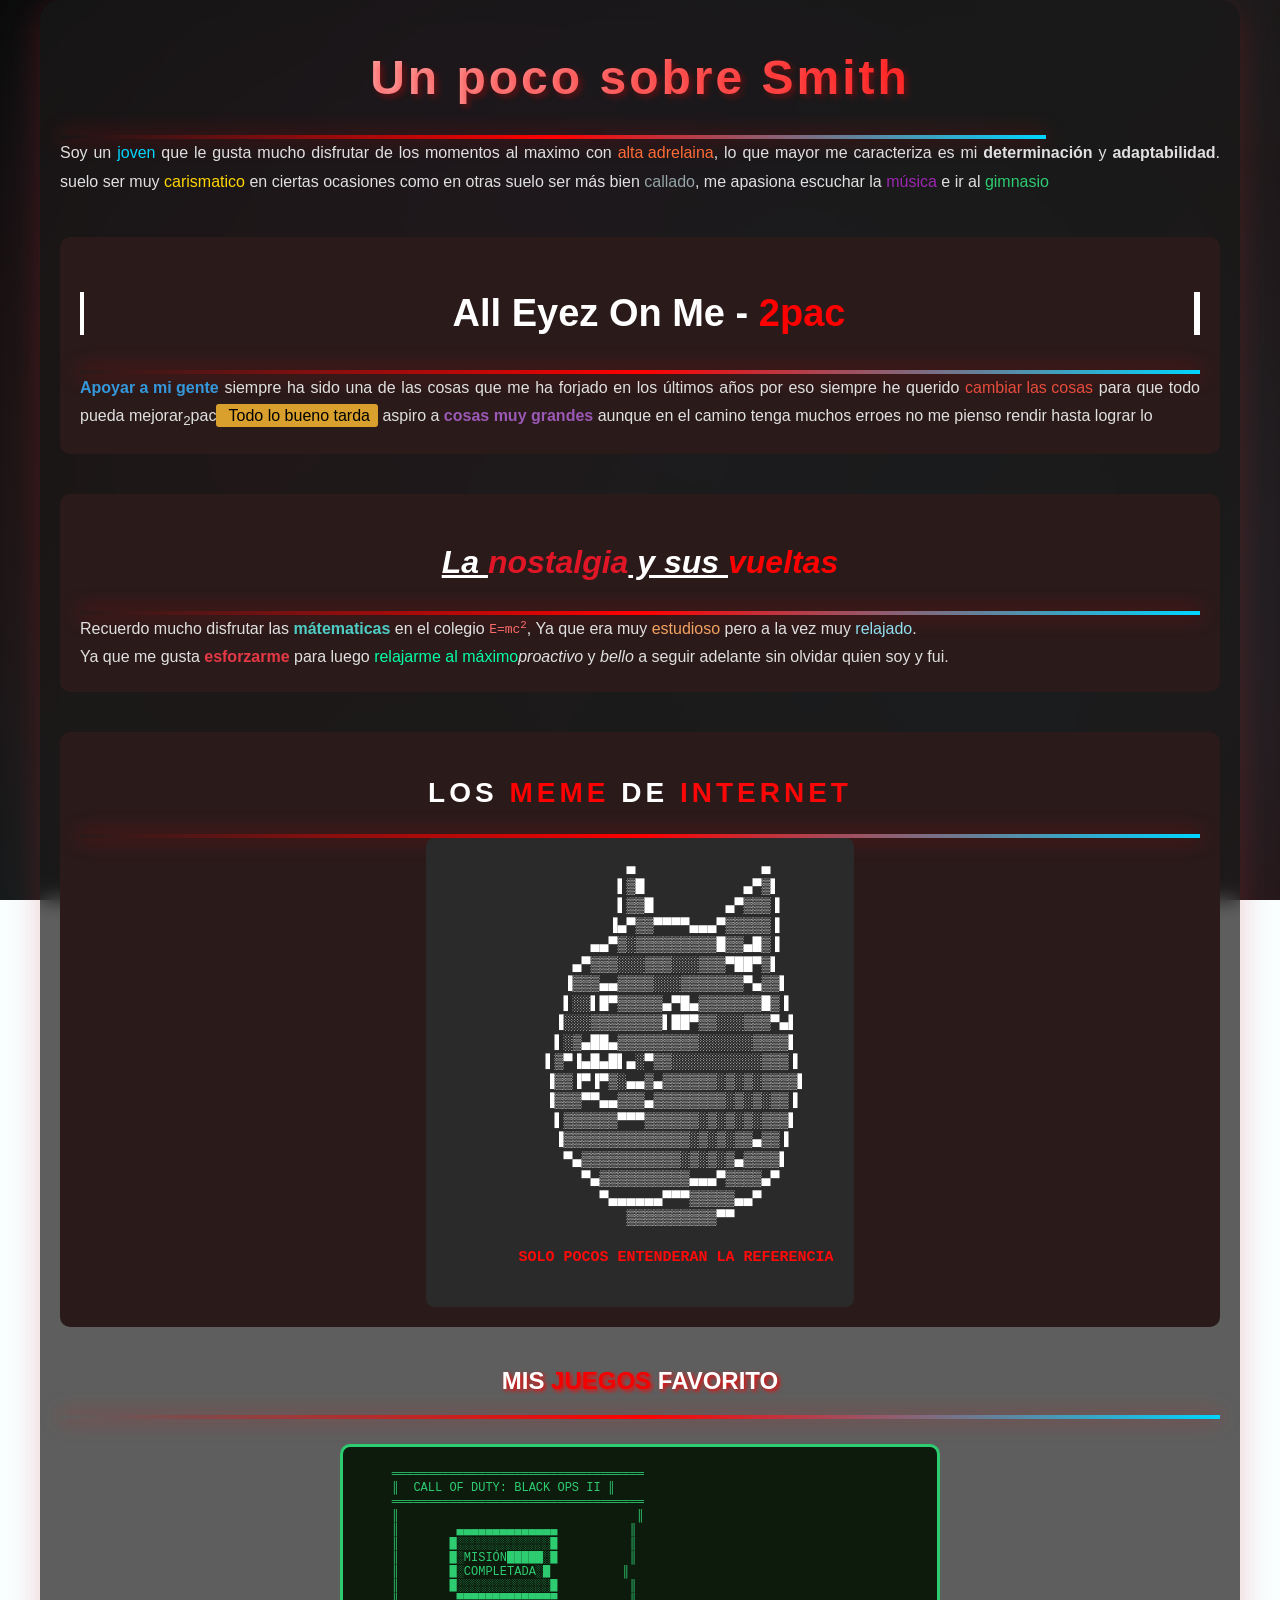
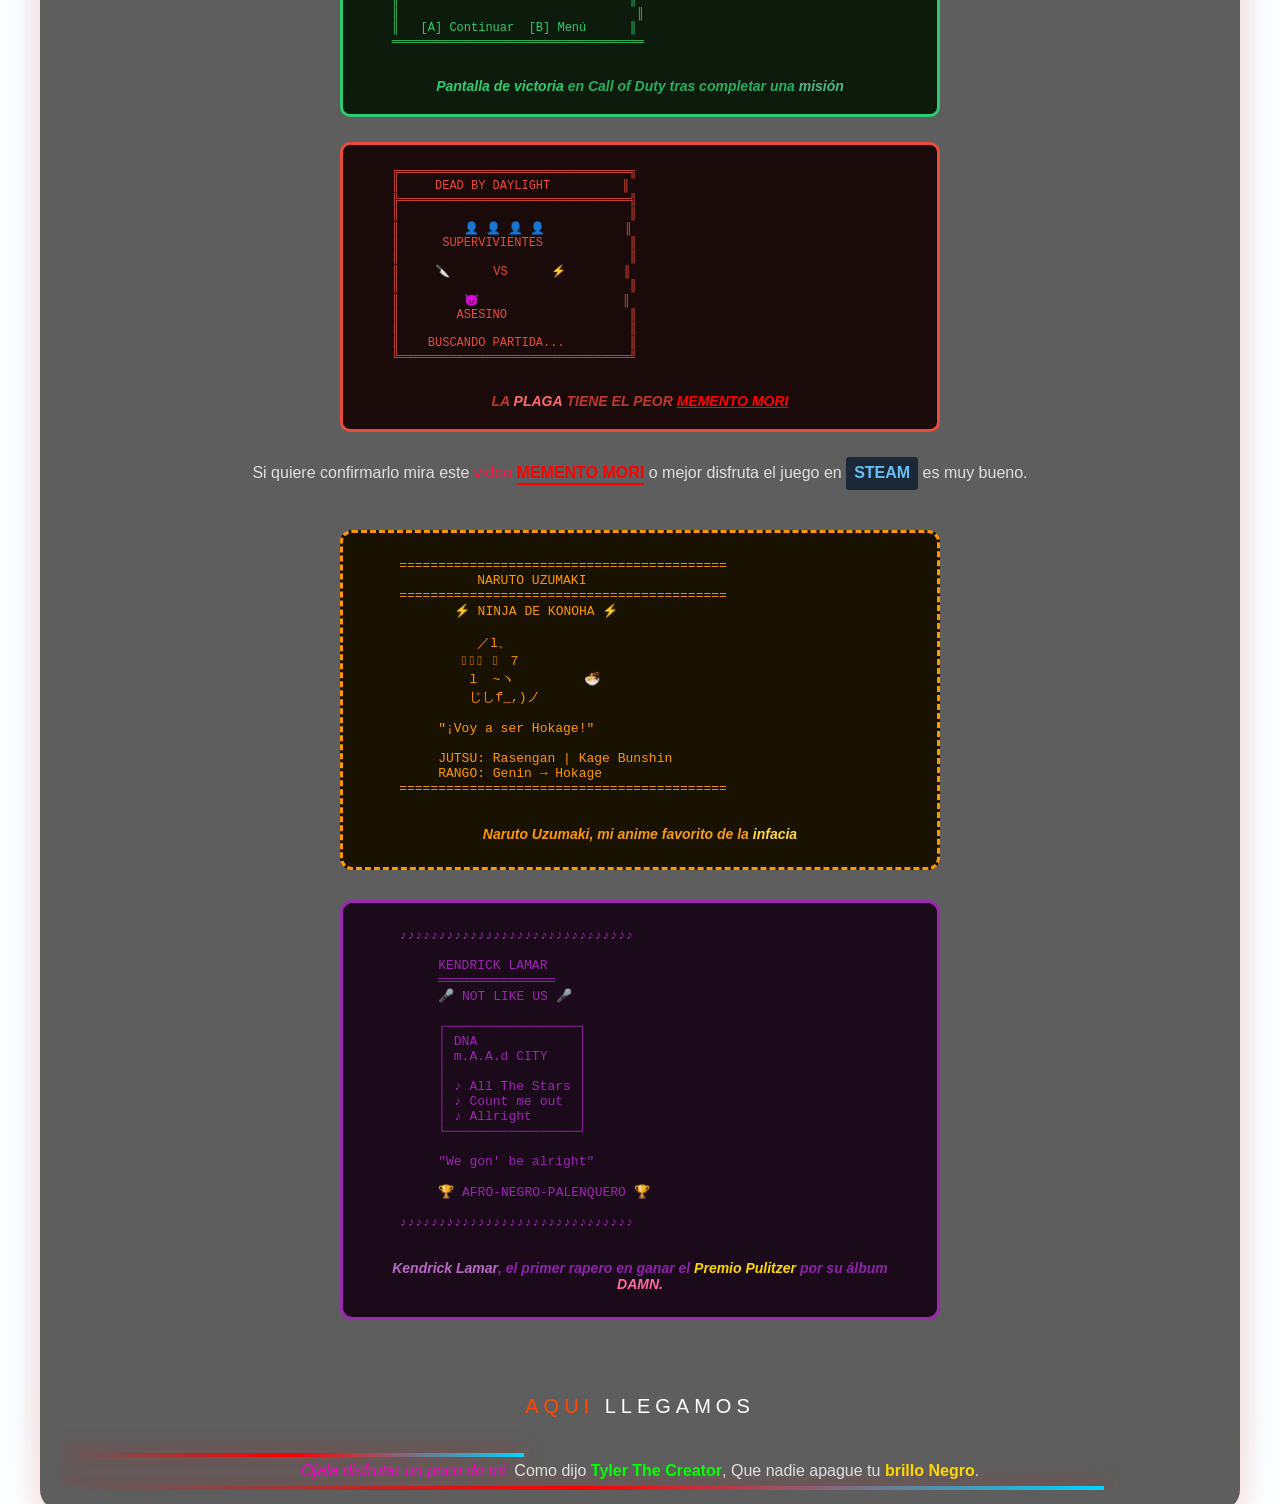
<file: 3,8-day/index.html>
<!DOCTYPE html>
<html lang="es" dir="ltr">
<head>
    <meta charset="UTF-8">
    <meta name="viewport" content="width=device-width, initial-scale=1.0">
    <meta name="author" content="Smith">
    <meta name="description" content="Portafolio personal de Smith - Fullstack Developer">
    <title>SMITH-FULLSTACK</title>
    <link rel="canonical" href="https://www.instagram.com/smith.tth/">
</head>
<link rel="stylesheet" href="style.css">
<body bgcolor="#1a1a1a" text="#e0e0e0">
    
    <div id="contenedor-principal" class="main-wrapper" style="max-width: 1200px; margin: 0 auto; padding: 20px;">
        
        <div id="seccion-header" class="header-section" style="margin-bottom: 40px;">
            <h1 id="titulo-principal" class="encabezado-main" style="color: #f9f9f9; text-align: center; font-size: 48px; margin: 30px 0; text-shadow: 3px 3px 6px rgba(255, 0, 0, 0.3); letter-spacing: 3px;">Un poco sobre <span id="nombre-smith" style="color: #ff0000; font-weight: 900;">Smith</span></h1>
            <hr width="85%" align="center" size="4" color="white">
            
            <p align="justify" class="parrafo-intro" id="presentacion" title="Presentación personal" lang="es">Soy un <span class="descriptor" style="color: #00d5ff;">joven</span> que le gusta mucho disfrutar de los momentos al maximo con <span class="caracteristica" style="color: #ff6b35;">alta adrelaina</span>, lo que mayor me caracteriza es mi <b class="texto-negrita" id="bold-1">determinación</b> y <strong class="texto-fuerte" id="strong-1">adaptabilidad</strong>. suelo ser muy <span style="color: #ffd700;">carismatico</span> en ciertas ocasiones como en otras suelo ser más bien <span style="color: #95a5a6;">callado</span>, me apasiona escuchar la <span style="color: #9c27b0;">música</span> e ir al <span style="color: #2ecc71;">gimnasio</span></p>
        </div>
        
        <div id="seccion-2pac" class="contenedor-2pac" style="margin-bottom: 40px; padding: 20px; background-color: #2a1a1a; border-radius: 10px;">
            <h2 id="seccion-2pac-titulo" class="subtitulo-musica" data-artist="2pac" style="color: #ffffff; text-align: center; font-size: 38px; margin: 35px 0; border-left: 4px solid #ffffff; padding-left: 20px; font-weight: bold; border-right: 6px solid #ffffff;"><span style="color: #ffffff;">All Eyez On Me</span> - <span style="color: #ff0000; font-weight: 900;">2pac</span></h2>
            <hr width="100%" align="center" size="3" color="white">
            
            <p align="justify" class="parrafo-contenido" id="filosofia" title="Filosofía de vida" data-tema="motivacion"><span style="color: #3498db; font-weight: bold;">Apoyar a mi gente</span> siempre ha sido una de las cosas que me ha forjado en los últimos años por eso siempre he querido <span style="color: #e74c3c;">cambiar las cosas</span> para que todo pueda mejorar<sub class="subindice" id="sub-2pac">2</sub>pac<mark class="resaltado" id="mark-frase" style="background-color: #d9a02d; color: #000000; padding: 3px 8px; border-radius: 3px;"> Todo lo bueno tarda</mark> aspiro a <span style="color: #9b59b6; font-weight: bold;">cosas muy grandes</span> aunque en el camino tenga muchos erroes no me pienso rendir hasta lograr lo</p>
        </div>
        
        <div id="seccion-nostalgia" class="contenedor-nostalgia" style="margin-bottom: 40px; padding: 20px; background-color: #2a1a1a; border-radius: 10px;">
            <h3 id="nostalgia" class="titulo-terciario" data-seccion="recuerdos" style="color: #ffffff; text-align: center; font-size: 32px; margin: 30px 0; font-style: italic; text-decoration: underline;">La <span style="color: #e01627;">nostalgia</span> y sus <span style="color: #ff0000;">vueltas</span></h3>
            <hr width="100%" align="left" size="4" color="white">
            
            <p align="justify" class="parrafo-recuerdos" id="colegio" title="Recuerdos escolares" data-periodo="infancia">Recuerdo mucho disfrutar las <span style="color: #4ecdc4; font-weight: bold;">mátematicas</span> en el colegio <span style="color: #ff6b6b; font-family: monospace;">E=mc<sup class="superindice" id="sup-einstein">2</sup></span>, Ya que era muy <span style="color: #f4a261;">estudioso</span> pero a la vez muy <span style="color: #90e0ef;">relajado</span>.<br class="salto-linea" id="br-1">
            Ya que me gusta <span style="color: #e63946; font-weight: bold;">esforzarme</span> para luego <span style="color: #06ffa5;">relajarme al máximo</span><em class="enfasis" id="em-proactivo">proactivo</em> y <i class="cursiva" id="i-bello">bello</i> a seguir adelante sin olvidar quien soy y fui.</p>
        </div>
        
        <div id="seccion-memes" class="contenedor-memes" style="margin-bottom: 40px; padding: 20px; background-color: #2a1a1a; border-radius: 10px;">
            <h4 id="memes" class="titulo-cuaternario" data-categoria="entretenimiento" style="color: #ffffff; text-align: center; font-size: 28px; margin: 25px 0; text-transform: uppercase; letter-spacing: 4px;">LOS <span style="color: #ff0000;">MEME</span> DE <span style="color: #fb0707;">INTERNET</span></h4>
            <hr width="100%" align="center" size="4" color="White">
            
            <div id="contenedor-doge" style="text-align: center;">
                <pre id="doge-meme" class="arte-ascii-doge" title="Doge meme clásico" data-meme="doge" style="color: #ffffff; font-size: 15px; line-height: 1.3; background-color: #2a2a2a; padding: 20px; border-radius: 8px; display: inline-block; text-align: left;">
                    ▄              ▄
                   ▌▒█           ▄▀▒▌
                   ▌▒▒█        ▄▀▒▒▒▐
                  ▐▄▀▒▒▀▀▀▀▄▄▄▀▒▒▒▒▒▐
                ▄▄▀▒░▒▒▒▒▒▒▒▒▒█▒▒▄█▒▐
              ▄▀▒▒▒░░░▒▒▒░░░▒▒▒▀██▀▒▌
             ▐▒▒▒▄▄▒▒▒▒░░░▒▒▒▒▒▒▒▀▄▒▒▌
             ▌░░▌█▀▒▒▒▒▒▄▀█▄▒▒▒▒▒▒▒█▒▐
            ▐░░░▒▒▒▒▒▒▒▒▌██▀▒▒░░░▒▒▒▀▄▌
            ▌░▒▄██▄▒▒▒▒▒▒▒▒▒░░░░░░▒▒▒▒▌
           ▌▒▀▐▄█▄█▌▄░▀▒▒░░░░░░░░░░▒▒▒▐
           ▐▒▒▐▀▐▀▒░▄▄▒▄▒▒▒▒▒▒░▒░▒░▒▒▒▒▌
           ▐▒▒▒▀▀▄▄▒▒▒▄▒▒▒▒▒▒▒▒░▒░▒░▒▒▐
            ▌▒▒▒▒▒▒▀▀▀▒▒▒▒▒▒░▒░▒░▒░▒▒▒▌
            ▐▒▒▒▒▒▒▒▒▒▒▒▒▒▒░▒░▒░▒▒▄▒▒▐
             ▀▄▒▒▒▒▒▒▒▒▒▒▒░▒░▒░▒▄▒▒▒▒▌
               ▀▄▒▒▒▒▒▒▒▒▒▒▄▄▄▀▒▒▒▒▄▀
                 ▀▄▄▄▄▄▄▀▀▀▒▒▒▒▒▄▄▀
                    ▒▒▒▒▒▒▒▒▒▒▀▀
        
        <span style="color: #ff0a0a; font-weight: bold;">SOLO POCOS ENTENDERAN LA REFERENCIA</span>
    </pre>
            </div>
        </div>
        
        <div id="seccion-juegos" class="contenedor-juegos" style="margin-bottom: 40px;">
            <h5 id="juegos" class="titulo-quinario" data-tipo="gaming" style="color: #ffffff; text-align: center; font-size: 24px; margin: 20px 0; font-weight: 900; text-shadow: 2px 2px 4px rgb(255, 0, 0);">MIS <span style="color: #f50000;">JUEGOS</span> FAVORITO</h5>
            <hr width="100%" align="center" size="4" color="white">
            
            <div id="galeria-juegos" style="display: block;">
                <figure id="figura-cod-bo2" class="contenedor-juego" data-juego="call-of-duty" data-genero="shooter" style="border: 3px solid #2ecc71; padding: 20px; margin: 25px auto; background-color: #0d1b0d; border-radius: 10px; max-width: 600px;">
                    <pre class="arte-juego-cod" style="color: #2ecc71; font-size: 12px; font-family: monospace;">
    ═══════════════════════════════════
    ║  CALL OF DUTY: BLACK OPS II ║
    ═══════════════════════════════════
    ║                                 ║
    ║        ▄▄▄▄▄▄▄▄▄▄▄▄▄▄          ║
    ║       █░░░░░░░░░░░░░█          ║
    ║       █░MISIÓN█████░█          ║
    ║       █░COMPLETADA░█          ║
    ║       █░░░░░░░░░░░░░█          ║
    ║        ▀▀▀▀▀▀▀▀▀▀▀▀▀▀          ║
    ║                                 ║
    ║   [A] Continuar  [B] Menú      ║
    ═══════════════════════════════════
                    </pre>
                    <figcaption id="caption-cod" class="pie-figura-juego" title="Call of Duty BO2" style="font-style: italic; color: #27ae60; text-align: center; margin-top: 15px; font-size: 14px; font-weight: bold;"><span style="color: #2ecc71;">Pantalla de victoria</span> en Call of Duty tras completar una <span style="color: #52b788;">misión</span></figcaption>
                </figure>
                
                <figure id="figura-dbd" class="contenedor-juego" data-juego="dead-by-daylight" data-genero="horror" style="border: 3px solid #e74c3c; padding: 20px; margin: 25px auto; background-color: #1a0a0a; border-radius: 10px; max-width: 600px;">
                    <pre class="arte-juego-dbd" style="color: #e74c3c; font-size: 12px; font-family: monospace;">
    ╔════════════════════════════════╗
    ║     DEAD BY DAYLIGHT          ║
    ╠════════════════════════════════╣
    ║                                ║
    ║         👤 👤 👤 👤           ║
    ║      SUPERVIVIENTES            ║
    ║                                ║
    ║     🔪      VS      ⚡        ║
    ║                                ║
    ║         😈                    ║
    ║        ASESINO                 ║
    ║                                ║
    ║    BUSCANDO PARTIDA...         ║
    ╚════════════════════════════════╝
                    </pre>
                    <figcaption id="caption-dbd" class="pie-figura-juego" title="Dead by Daylight" style="font-style: italic; color: #c0392b; text-align: center; margin-top: 15px; font-size: 14px; font-weight: bold;">LA <span style="color: #ff6b6b; font-weight: 900;">PLAGA</span> TIENE EL PEOR <span style="color: #ff0000; font-weight: 900; text-decoration: underline;">MEMENTO MORI</span></figcaption>
                </figure>
            </div>
            
            <p align="center" class="parrafo-enlace-video" id="video-referencia" title="Ver video" data-content="gameplay">Si quiere confirmarlo mira este <span style="color: #ff1744;">video</span> <a href="https://youtu.be/5X5Ed6LwSI8" target="_blank" rel="noopener noreferrer" class="enlace-youtube" id="link-mori" title="Ver Memento Mori en YouTube" style="color: #ff0000; text-decoration: none; font-weight: bold; border-bottom: 2px solid #ff0000; padding-bottom: 2px;">MEMENTO MORI</a> o mejor disfruta el juego en <span style="color: #66c0f4; background-color: #1b2838; padding: 2px 8px; border-radius: 3px; font-weight: bold;">STEAM</span> es muy bueno.</p>
        </div>
        
        <div id="seccion-entretenimiento" class="contenedor-cultura" style="margin-bottom: 40px;">
            <div id="bloque-anime" style="margin-bottom: 30px;">
                <figure id="figura-naruto" class="contenedor-anime" data-personaje="naruto" data-tipo="anime" style="border: 3px dashed #ff9800; padding: 25px; margin: 30px auto; background-color: #1a1200; border-radius: 12px; max-width: 600px;">
                    <pre class="arte-naruto" style="color: #ff9800; font-size: 13px; font-family: monospace;">
    ==========================================
              NARUTO UZUMAKI
    ==========================================
           ⚡ NINJA DE KONOHA ⚡
    
              ／l、
            （ﾟ､ ｡ ７
             l  ~ヽ         🍜
             じしf_,)ノ
    
         "¡Voy a ser Hokage!"
         
         JUTSU: Rasengan | Kage Bunshin
         RANGO: Genin → Hokage
    ==========================================
                    </pre>
                    <figcaption id="caption-naruto" class="pie-figura-anime" title="Naruto Uzumaki" style="font-style: italic; color: #f39c12; text-align: center; margin-top: 15px; font-size: 14px; font-weight: bold;"><span style="color: #ff9800; font-weight: 900;">Naruto Uzumaki</span>, mi anime favorito de la <span style="color: #ffd93d;">infacia</span></figcaption>
                </figure>
            </div>
            
            <div id="bloque-musica" style="margin-bottom: 30px;">
                <figure id="figura-kendrick" class="contenedor-musico" data-artista="kendrick-lamar" data-genero="hip-hop" style="border: 3px solid #9c27b0; padding: 25px; margin: 30px auto; background-color: #1a0a1a; border-radius: 12px; max-width: 600px;">
                    <pre class="arte-kendrick" style="color: #9c27b0; font-size: 13px; font-family: monospace;">
    ♪♪♪♪♪♪♪♪♪♪♪♪♪♪♪♪♪♪♪♪♪♪♪♪♪♪♪♪♪♪
    
         KENDRICK LAMAR
         ═══════════════
         🎤 NOT LIKE US 🎤
    
         ┌─────────────────┐
         │ DNA             │
         │ m.A.A.d CITY    │
         │                 │
         │ ♪ All The Stars │
         │ ♪ Count me out  │
         │ ♪ Allright      │
         └─────────────────┘
    
         "We gon' be alright"
         
         🏆 AFRO-NEGRO-PALENQUERO 🏆
    
    ♪♪♪♪♪♪♪♪♪♪♪♪♪♪♪♪♪♪♪♪♪♪♪♪♪♪♪♪♪♪
                    </pre>
                    <figcaption id="caption-kendrick" class="pie-figura-musico" title="Kendrick Lamar" style="font-style: italic; color: #8e24aa; text-align: center; margin-top: 15px; font-size: 14px; font-weight: bold;"><span style="color: #ba68c8; font-weight: 900;">Kendrick Lamar</span>, el primer rapero en ganar el <span style="color: #ffd700; font-weight: bold;">Premio Pulitzer</span> por su álbum <span style="color: #ff6b9d;">DAMN.</span></figcaption>
                </figure>
            </div>
        </div>
        
        <div id="seccion-footer" class="footer-section" style="margin-top: 40px;">
            <h6 id="cierre" class="titulo-final" data-section="conclusion" style="color: #ff4800; text-align: center; font-size: 20px; margin: 35px 0; text-transform: uppercase; letter-spacing: 5px; font-weight: 300;">AQUI <span style="color: #ffffff;">LLEGAMOS</span></h6>
            <hr width="40%" align="center" size="2" color="white">
            
            <p align="center" class="parrafo-despedida" id="mensaje-final" title="Mensaje final" style="font-size: 16px; line-height: 1.8;"><i class="cita-final" id="frase-tyler" style="color: #fa00c4;">Ojala disfrutar un poco de mi.</i> Como dijo <span style="color: #00ff00; font-weight: bold;">Tyler The Creator</span>, Que nadie apague tu <span style="color: #ffd700; font-weight: bold;">brillo Negro</span>.</p>
            
            <hr width="90%" align="center" size="1" color="red">
        </div>
        
    </div>
    
</body>
</html>
</file>
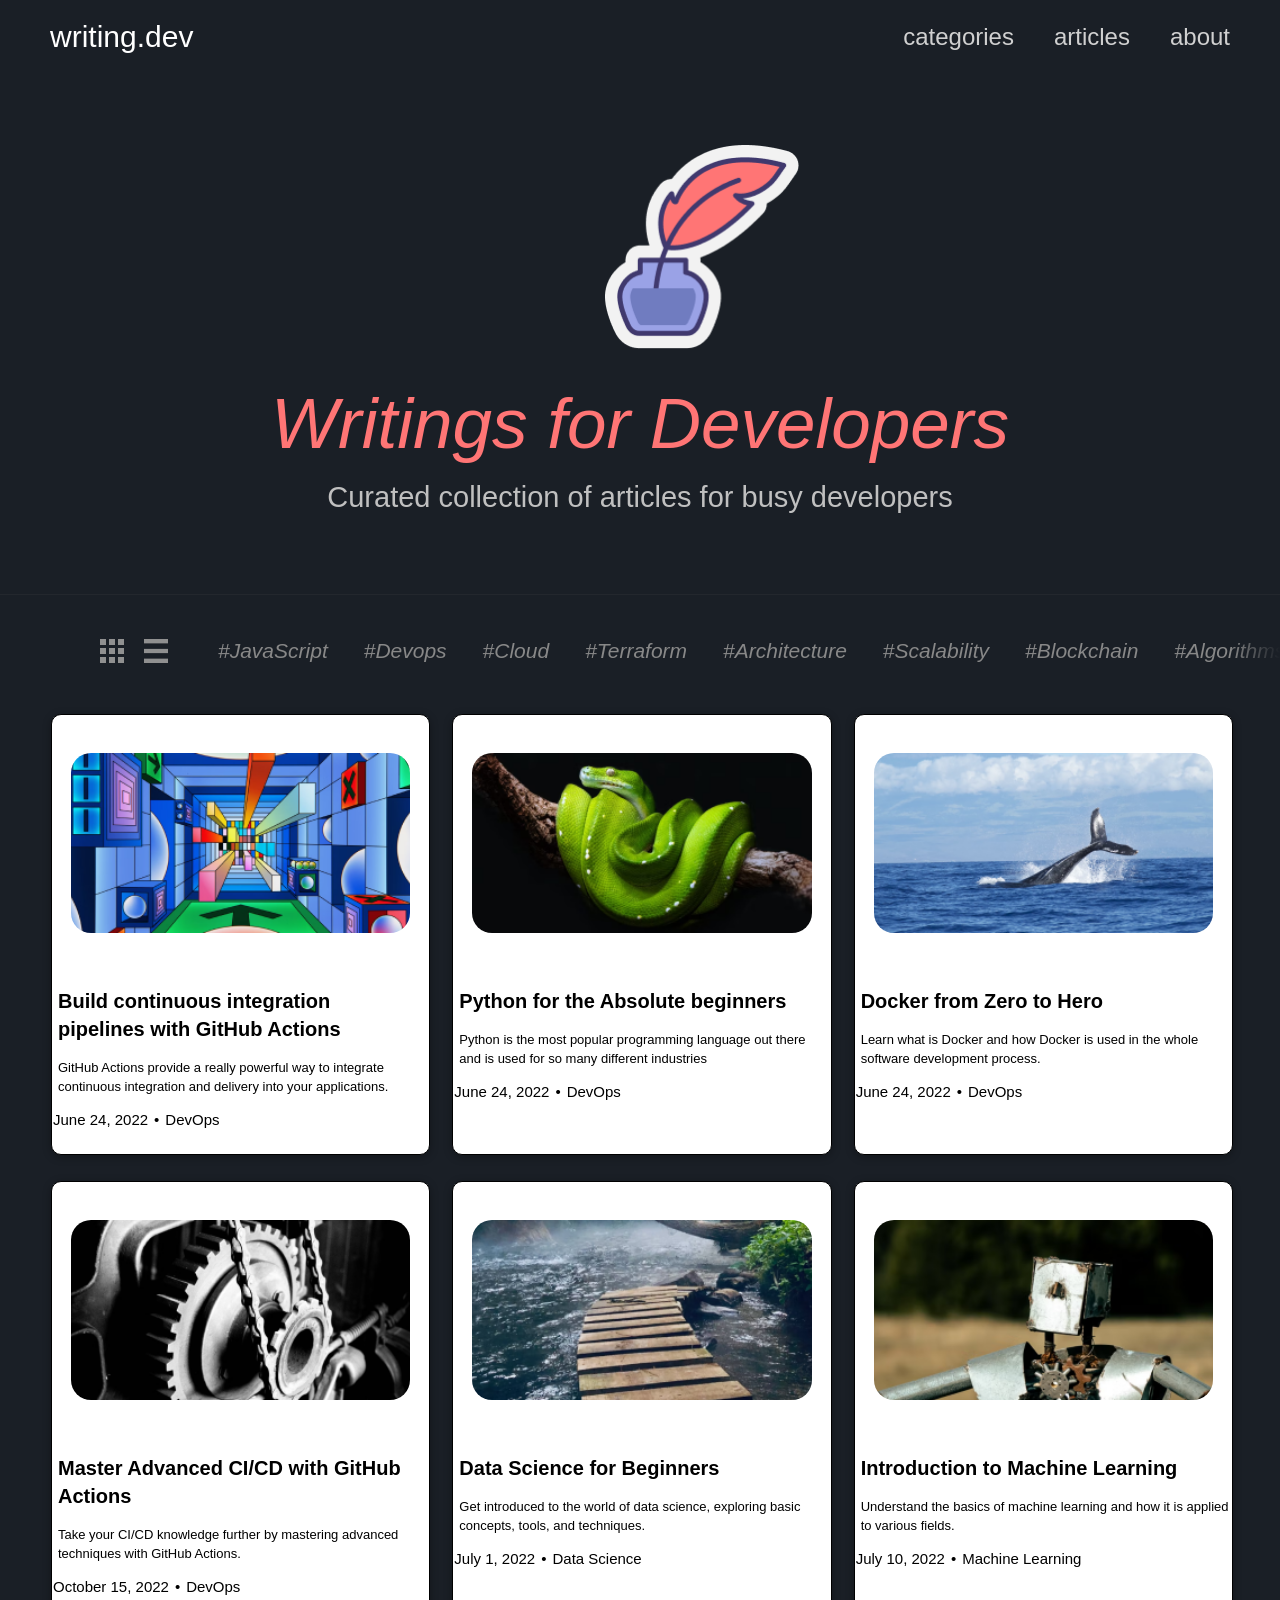
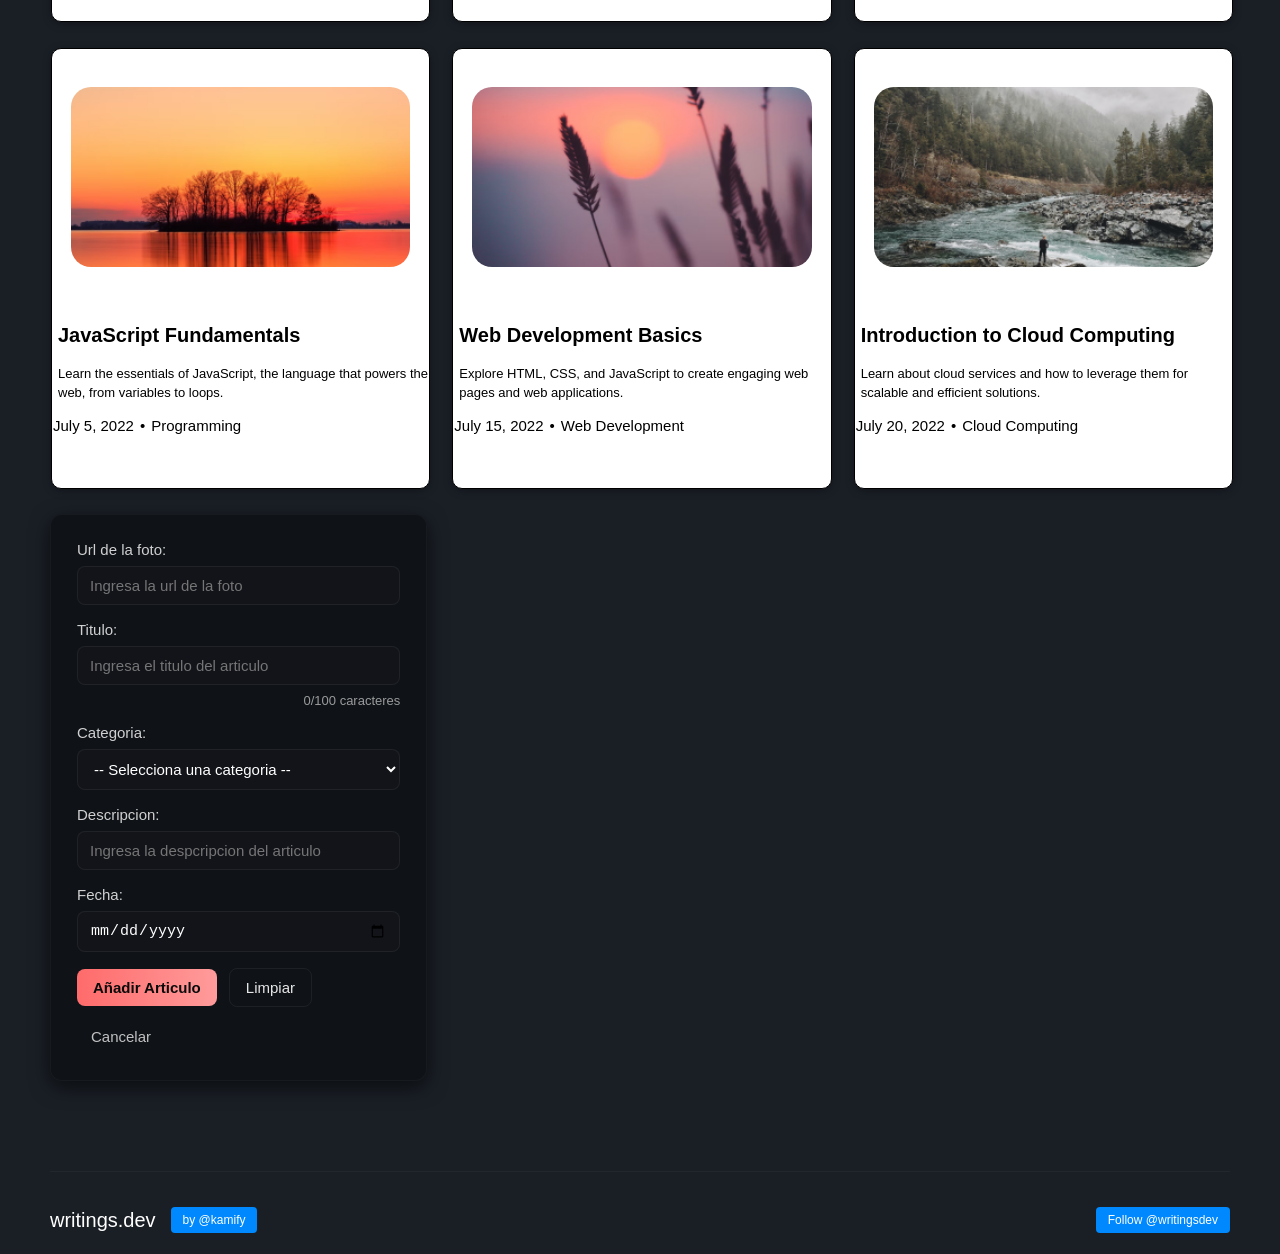
<file: 9-day/HTML/index.html>
<!DOCTYPE html>
<html lang="es">
<head>
    <meta charset="UTF-8">
    <meta name="viewport" content="width=device-width, initial-scale=1.0">
    <title>writings.dev</title>
</head>
<link rel="stylesheet" href="/Dia 9/styles/style.css">
<body>
        <nav>
            <div class="categoria">
                <a href="#writing-dev" id="writing-link">writing.dev</a>
            </div>
            <div class="menu">
                <div class="iconos">
                <span></span>
                <span></span>
                <span></span>
                </div>
            </div>
            <div class="titulos">
                <a href="#categorias" class="nav-item">categories</a>
                <a href="#articulos" class="nav-item">articles</a>
                <a href="index.html" class="nav-item">about</a>
            </div>
        </nav>
        <div class="logo-contenedor">
            <img src="/Dia 9/images/Logo.png" alt="Lodo maceta" class="logo">
            <p class="titulo-devoloper">Writings for Developers</p>
            <p class="subtitulo">Curated collection of articles for busy developers</p>
        </div>
        <img src="/Dia 9/images/Line 1.png" alt="Linea decorativa" class="linea-decorativa">
        <nav>
            <div class="sub-nav">
                <a class="nav-icono-link" href="index.html" >
                <img class="nav-icono" src="/Dia 9/images/Grid Icon.png" alt="Cuadricula">
                </a>
                <a class="nav-icono-link" href="index.html">
                <img class="nav-icono" src="/Dia 9/images/List Icon.png" alt="Lista">
                </a>

                <div class="nav-lenguajes" id="categorias">
                    <div class="nav-scrollable">
                        <a class="nav-link" href="#JavaScript">#JavaScript</a>
                        <a class="nav-link" href="#Devops">#Devops</a>
                        <a class="nav-link" href="#Cloud">#Cloud</a>
                        <a class="nav-link" href="#Terraform">#Terraform</a>
                        <a class="nav-link" href="#Architecture">#Architecture</a>
                        <a class="nav-link" href="#Scalability">#Scalability</a>
                        <a class="nav-link" href="#Blockchain">#Blockchain</a>
                        <a class="nav-link" href="#Algorithms">#Algorithms</a>
                        <a class="nav-link" href="#Explaniers">#Explaniers</a>
                    </div>
                    <div class="nav-shadow"></div>
                </div> 
            </div>
        </nav>
        <div class="contenedor-articulos" id="articulos">
            <a href="index.html" class="card-link">
                <div class="card">
                    <img src="/Dia 9/images/image 1.png" alt="Abstract image" class="card-imagen">
                    <div class="card-content">
                        <h3>Build continuous integration pipelines with GitHub Actions</h3>
                        <p>GitHub Actions provide a really powerful way to integrate continuous integration and delivery
                        into
                        your applications.</p>
                        <div class="card-meta">
                            <span>June 24, 2022</span> • <span>DevOps</span>
                        </div>
                    </div>
                </div>
            </a>

            <a href="index.html" class="card-link">
                <div class="card">
                    <img src="/Dia 9/images/image 2.png" alt="Serpiente pitona" class="card-imagen">
                    <div class="card-content">
                        <h3>Python for the Absolute beginners</h3>
                        <p>Python is the most popular programming language out there and is used for so many different
                        industries</p>
                        <div class="card-meta">
                            <span>June 24, 2022</span> • <span>DevOps</span>
                        </div>
                    </div>
                </div>
            </a>

            <a href="index.html" class="card-link">
              <div class="card">
                    <img src="/Dia 9/images/image 3.png" alt="Ballena azul" class="card-imagen">
                     <div class="card-content" >
                        <h3>Docker from Zero to Hero</h3>
                        <p>Learn what is Docker and how Docker is used in the whole software development process.</p>
                        <div class="card-meta">
                            <span>June 24, 2022</span> • <span>DevOps</span>
                        </div>
                     </div>
                </div>
            </a>

            <a href="index.html" class="card-link">
                <div class="card">
                    <img src="/Dia 9/images/image 4.png" alt="maquinola" class="card-imagen">
                     <div class="card-content">
                        <h3>Master Advanced CI/CD with GitHub Actions</h3>
                        <p>Take your CI/CD knowledge further by mastering advanced techniques with GitHub Actions.</p>
                        <div class="card-meta">
                            <span>October 15, 2022</span> • <span>DevOps</span>
                        </div>
                     </div>
                </div>
            </a>

            <a href="index.html" class="card-link"> 
                <div class="card">
                    <img src="/Dia 9/images/image 5.png" alt="camino de lago" class="card-imagen">
                        <div class="card-content">
                            <h3>Data Science for Beginners</h3>
                            <p>Get introduced to the world of data science, exploring basic concepts, tools, and techniques.</p>
                            <div class="card-meta">
                                <span>July 1, 2022</span> • <span>Data Science</span>
                            </div>
                     </div>
                </div>
            </a>

            <a href="index.html" class="card-link">
                <div class="card">
                    <img src="/Dia 9/images/image 6.png" alt="Maquina" class="card-imagen">
                    <div class="card-content">
                        <h3>Introduction to Machine Learning</h3>
                        <p>Understand the basics of machine learning and how it is applied to various fields.</p>
                        <div class="card-meta">
                            <span>July 10, 2022</span> • <span>Machine Learning</span>
                        </div>
                    </div>
                </div>
            </a>

            <a href="index.html" class="card-link">
                <div class="card">
                    <img src="/Dia 9/images/image 7.png" alt="Fundamentos JavaScript" class="card-imagen">
                    <div class="card-content">
                        <h3>JavaScript Fundamentals</h3>
                        <p>Learn the essentials of JavaScript, the language that powers the web, from variables to loops.</p>
                        <div class="card-meta">
                            <span>July 5, 2022</span> • <span>Programming</span>
                        </div>
                    </div>
                </div>
            </a>
            
            <a href="index.html" class="card-link">
                <div class="card">
                    <img src="/Dia 9/images/image 8.png" alt="Web" class="card-imagen">
                    <div class="card-content">
                        <h3>Web Development Basics</h3>
                        <p>Explore HTML, CSS, and JavaScript to create engaging web pages and web applications.</p>
                        <div class="card-meta">
                            <span>July 15, 2022</span> • <span>Web Development</span>
                        </div>
                    </div>
                </div>
            </a>

            <a href="index.html" class="card-link">
                <div class="card">
                    <img src="/Dia 9/images/image 9.png" alt="cloud" class="card-imagen">
                    <div class="card-content">
                        <h3>Introduction to Cloud Computing</h3>
                        <p>Learn about cloud services and how to leverage them for scalable and efficient solutions.</p>
                        <div class="card-meta">
                            <span>July 20, 2022</span> • <span>Cloud Computing</span>
                        </div>
                    </div>
                </div>
            </a>

            <form action="articulo" class="formulario-contenedor">
                <div class="form-group">
                    <label for="imagenUrl">Url de la foto:</label>
                    <input type="url" id="imagenUrl" name="imagenUrl" placeholder="Ingresa la url de la foto" required>
                </div>


                <div class="form-group">
                    <label for="titulo">Titulo:</label>
                    <input type="text" id="titulo" name="titulo" placeholder="Ingresa el titulo del articulo"  maxlength="100" required>
                    <small id="titleCount">0/100 caracteres</small>
                </div>

                <div class="form-group">
                    <label for="categoria">Categoria:</label>
                    <select id="categoria" name="categoria" required>
                        <option value="">-- Selecciona una categoria --</option>
                        <option value="DevOps">DevOps</option>
                        <option value="JavaScript">JavaScript</option>
                        <option value="Python">Python</option>
                        <option value="Cloud">Cloud</option>
                        <option value="Terraform">Terraform</option>
                        <option value="Architecture">Architecture</option>
                        <option value="Scalability">Scalability</option>
                        <option value="Blockchain">Blockchain</option>
                        <option value="Algorithms">Algorithms</option>
                        <option value="Data Science">Data Science</option>
                        <option value="Machine Learning">Machine Learningel</option>
                    </select>
                </div>

                <div class="form-group">
                    <label for="descripcion">Descripcion:</label>
                    <input type="text" id="despcripcion" name="descripcion" placeholder="Ingresa la despcripcion del articulo" maxlength="500" required>
                </div>


                <div class="form-group">
                    <label for="date">Fecha:</label>
                    <input type="date" id="date" name="date" required>                
                </div>


                <div class="form-botones">
                    <button type="submit" class="btn-primary">Añadir Articulo</button>
                    <button type="reset" class="btn-secondary">Limpiar</button>
                    <a href="index.html" class="btn-cancel">Cancelar</a>
                </div>
            </form>
        </div>
        <footer class="footer">
            <div class="footer-content">
                <img src="/Dia 9/images/Line 1.png" alt="linea-decorativa2" class="linea-decorativa2">
                <span class="footer-text">writings.dev</span>
                <a href="https://www.instagram.com/smith.tth/following/" class="footer-by">by @kamify</a>
                <a href="https://www.instagram.com/smith.tth/following/" class="footer-follow">Follow @writingsdev</a>
            </div>
        </footer>

        <script src="/Dia 9/scripts/form.js"></script>
</body>
</html>
</file>
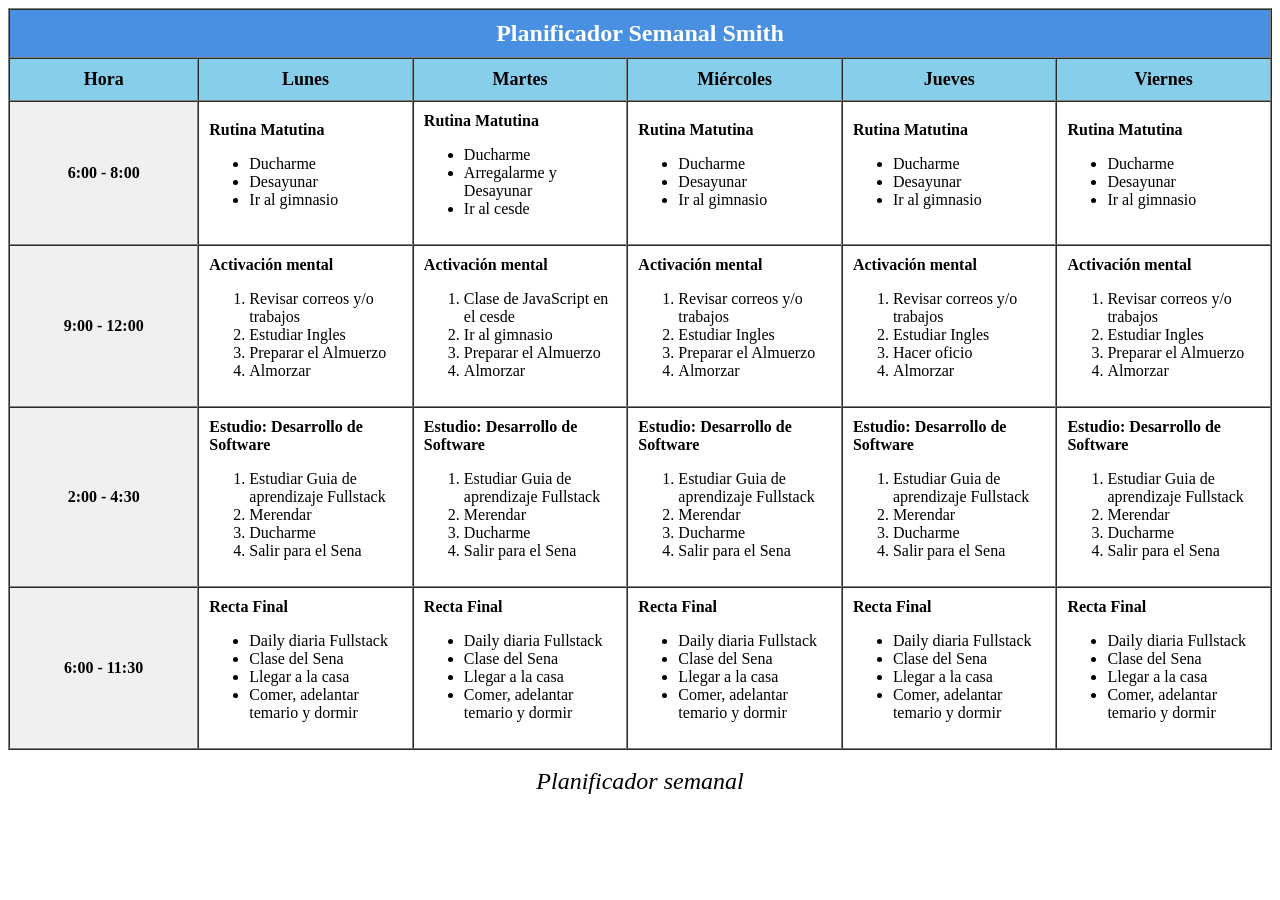
<file: 5-day/planificador.html>
<!DOCTYPE html>
<html lang="es">
<head>
    <meta charset="UTF-8">
    <meta name="viewport" content="width=device-width, initial-scale=1.0">
    <title>RUTINA SMITH</title>
</head>
<body>
    <table border="1" cellpadding="10" cellspacing="0" width="100%">
        <tr>
            <td colspan="6" align="center" bgcolor="#4a90e2">
                <font size="5" color="white"><b>Planificador Semanal Smith</b></font>
            </td>
        </tr>
        <tr bgcolor="#87ceeb">
            <th width="15%"><font size="4">Hora</font></th>
            <th width="17%"><font size="4">Lunes</font></th>
            <th width="17%"><font size="4">Martes</font></th>
            <th width="17%"><font size="4">Miércoles</font></th>
            <th width="17%"><font size="4">Jueves</font></th>
            <th width="17%"><font size="4">Viernes</font></th>
        </tr>
        <tr>
            <td align="center" bgcolor="#f0f0f0"><b>6:00 - 8:00</b></td>
            <td>
                <b>Rutina Matutina</b>
                <ul>
                    <li>Ducharme</li>
                    <li>Desayunar</li>
                    <li>Ir al gimnasio</li>
                </ul>
            </td>
            <td>
                <b>Rutina Matutina</b>
                <ul>
                    <li>Ducharme</li>
                    <li>Arregalarme y Desayunar</li>
                    <li>Ir al cesde</li>
                </ul>
            </td>
            <td>
                <b>Rutina Matutina</b>
                <ul>
                    <li>Ducharme</li>
                    <li>Desayunar</li>
                    <li>Ir al gimnasio</li>
                </ul>
            </td>
            <td>
                <b>Rutina Matutina</b>
                <ul>
                    <li>Ducharme</li>
                    <li>Desayunar</li>
                    <li>Ir al gimnasio</li>
                </ul>
            </td>
            <td>
                <b>Rutina Matutina</b>
                <ul>
                    <li>Ducharme</li>
                    <li>Desayunar</li>
                    <li>Ir al gimnasio</li>
                </ul>
            </td>
        </tr>
        <tr>
            <td align="center" bgcolor="#f0f0f0"><b>9:00 - 12:00</b></td>
            <td>
                <b>Activación mental</b>
                <ol>
                    <li>Revisar correos y/o trabajos</li>
                    <li>Estudiar Ingles</li>
                    <li>Preparar el Almuerzo</li>
                    <li>Almorzar</li>
                </ol>
            </td>
            <td>
                <b>Activación mental</b>
                <ol>
                    <li>Clase de JavaScript en el cesde</li>
                    <li>Ir al gimnasio</li>
                    <li>Preparar el Almuerzo</li>
                    <li>Almorzar</li>
                </ol>
            </td>
            <td>
                <b>Activación mental</b>
                <ol>
                    <li>Revisar correos y/o trabajos</li>
                    <li>Estudiar Ingles</li>
                    <li>Preparar el Almuerzo</li>
                    <li>Almorzar</li>
                </ol>
            </td>
            <td>
                <b>Activación mental</b>
                <ol>
                    <li>Revisar correos y/o trabajos</li>
                    <li>Estudiar Ingles</li>
                    <li>Hacer oficio</li>
                    <li>Almorzar</li>
                </ol>
            </td>
            <td>
                <b>Activación mental</b>
                <ol>
                    <li>Revisar correos y/o trabajos</li>
                    <li>Estudiar Ingles</li>
                    <li>Preparar el Almuerzo</li>
                    <li>Almorzar</li>
                </ol>
            </td>
        </tr>
        <tr>
            <td align="center" bgcolor="#f0f0f0"><b>2:00 - 4:30</b></td>
            <td>
                <b>Estudio: Desarrollo de Software</b>
                <ol>
                    <li>Estudiar Guia de aprendizaje Fullstack</li>
                    <li>Merendar</li>
                    <li>Ducharme</li>
                    <li>Salir para el Sena</li>
                </ol>
            </td>
            <td>
                <b>Estudio: Desarrollo de Software</b>
                <ol>
                    <li>Estudiar Guia de aprendizaje Fullstack</li>
                    <li>Merendar</li>
                    <li>Ducharme</li>
                    <li>Salir para el Sena</li>
                </ol>
            </td>
            <td>
                <b>Estudio: Desarrollo de Software</b>
                <ol>
                    <li>Estudiar Guia de aprendizaje Fullstack</li>
                    <li>Merendar</li>
                    <li>Ducharme</li>
                    <li>Salir para el Sena</li>
                </ol>
            </td>
            <td>
                <b>Estudio: Desarrollo de Software</b>
                <ol>
                    <li>Estudiar Guia de aprendizaje Fullstack</li>
                    <li>Merendar</li>
                    <li>Ducharme</li>
                    <li>Salir para el Sena</li>
                </ol>
            </td>
            <td>
                <b>Estudio: Desarrollo de Software</b>
                <ol>
                    <li>Estudiar Guia de aprendizaje Fullstack</li>
                    <li>Merendar</li>
                    <li>Ducharme</li>
                    <li>Salir para el Sena</li>
                </ol>
            </td>
        </tr>
        <tr>
            <td align="center" bgcolor="#f0f0f0"><b>6:00 - 11:30</b></td>
            <td>
                <b>Recta Final</b>
                <ul>
                    <li>Daily diaria Fullstack</li>
                    <li>Clase del Sena</li>
                    <li>Llegar a la casa</li>
                    <li>Comer, adelantar temario y dormir</li>
                </ul>
            </td>
            <td>
                <b>Recta Final</b>
                <ul>
                    <li>Daily diaria Fullstack</li>
                    <li>Clase del Sena</li>
                    <li>Llegar a la casa</li>
                    <li>Comer, adelantar temario y dormir</li>
                </ul>
            </td>
            <td>
                <b>Recta Final</b>
                <ul>
                    <li>Daily diaria Fullstack</li>
                    <li>Clase del Sena</li>
                    <li>Llegar a la casa</li>
                    <li>Comer, adelantar temario y dormir</li>
                </ul>
            </td>
            <td>
                <b>Recta Final</b>
                <ul>
                    <li>Daily diaria Fullstack</li>
                    <li>Clase del Sena</li>
                    <li>Llegar a la casa</li>
                    <li>Comer, adelantar temario y dormir</li>
                </ul>
            </td>
            <td>
                <b>Recta Final</b>
                <ul>
                    <li>Daily diaria Fullstack</li>
                    <li>Clase del Sena</li>
                    <li>Llegar a la casa</li>
                    <li>Comer, adelantar temario y dormir</li>
                </ul>
            </td>
        </tr>
    </table>
    <br>
    <center>
        <font size="5" color="#000000"><i>Planificador semanal</i></font>
    </center>
</body>
</html>
</file>
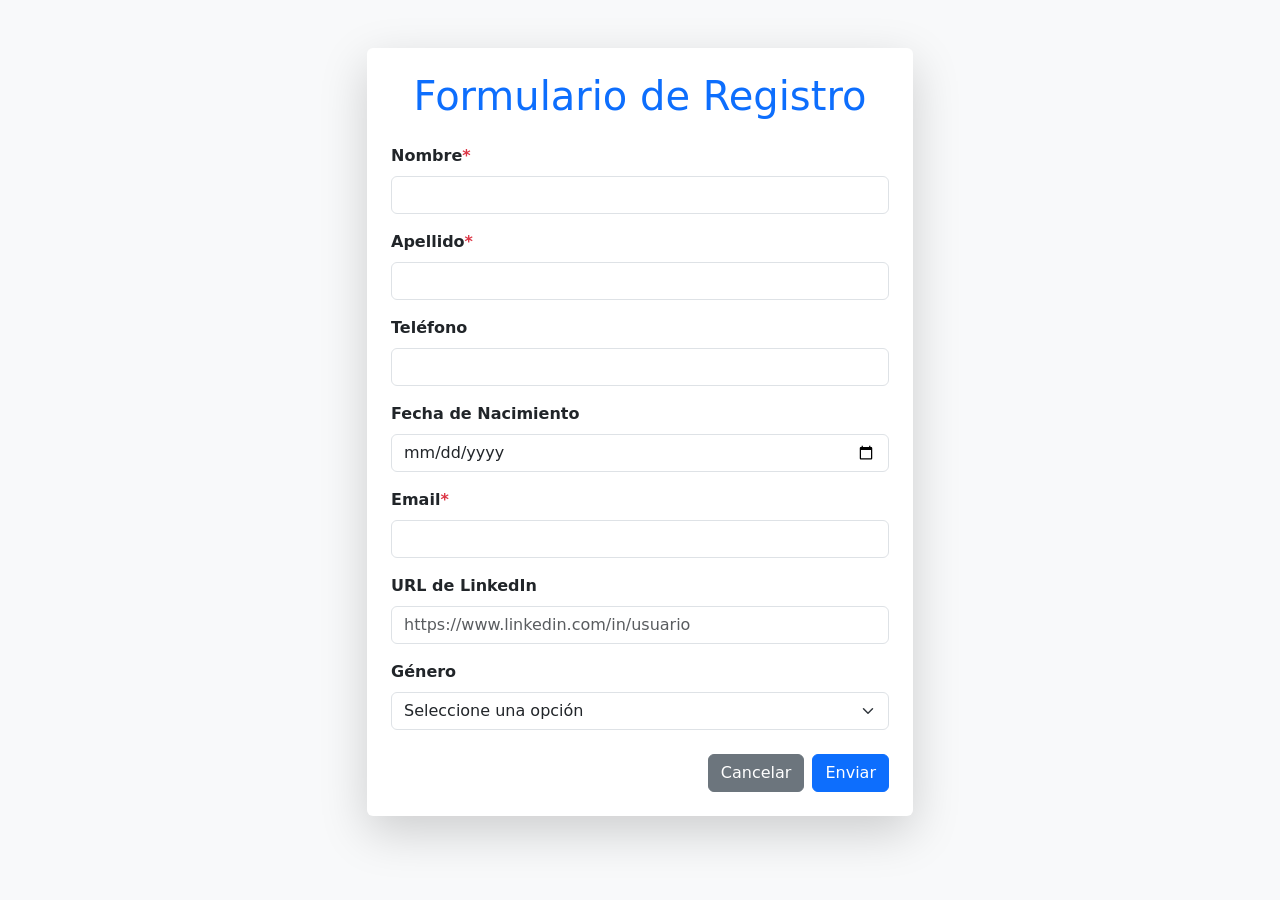
<file: 6-day/Formulario.html>
<!DOCTYPE html>
<html lang="es">
<head>
    <meta charset="UTF-8">
    <meta name="viewport" content="width=device-width, initial-scale=1.0">
    <title>Formulario de Registro</title>
    <link rel="stylesheet" href="https://cdnjs.cloudflare.com/ajax/libs/bootstrap/5.3.0/css/bootstrap.min.css">
</head>
<body class="bg-light">
    <div class="container py-5">
        <div class="row justify-content-center">
            <div class="col-md-8 col-lg-6">
                <div class="card shadow-lg border-0">
                    <div class="card-body p-4">
                        <h1 class="text-center mb-4 text-primary">Formulario de Registro</h1>
                        
                        <div id="successMessage" class="alert alert-success d-none" role="alert">
                            ¡Formulario enviado exitosamente!
                        </div>
                        
                        <form id="registrationForm" novalidate>
                            <div class="mb-3">
                                <label for="name" class="form-label fw-semibold">
                                    Nombre<span class="text-danger">*</span>
                                </label>
                                <input type="text" class="form-control" id="name" name="name" maxlength="40" required>
                                <div class="invalid-feedback d-none" id="nameError">
                                    Solo se permiten caracteres alfabéticos
                                </div>
                            </div>

                            <div class="mb-3">
                                <label for="lastName" class="form-label fw-semibold">
                                    Apellido<span class="text-danger">*</span>
                                </label>
                                <input type="text" class="form-control" id="lastName" name="lastName" maxlength="40" required>
                                <div class="invalid-feedback d-none" id="lastNameError">
                                    Solo se permiten caracteres alfabéticos
                                </div>
                            </div>

                            <div class="mb-3">
                                <label for="telephone" class="form-label fw-semibold">Teléfono</label>
                                <input type="tel" class="form-control" id="telephone" name="telephone">
                                <div class="invalid-feedback d-none" id="telephoneError">
                                    Solo se permiten números
                                </div>
                            </div>

                            <div class="mb-3">
                                <label for="birthday" class="form-label fw-semibold">Fecha de Nacimiento</label>
                                <input type="date" class="form-control" id="birthday" name="birthday">
                                <div class="invalid-feedback d-none" id="birthdayError">
                                    Ingrese una fecha válida
                                </div>
                            </div>

                            <div class="mb-3">
                                <label for="email" class="form-label fw-semibold">
                                    Email<span class="text-danger">*</span>
                                </label>
                                <input type="email" class="form-control" id="email" name="email" required>
                                <div class="invalid-feedback d-none" id="emailError">
                                    Ingrese un email válido
                                </div>
                            </div>

                            <div class="mb-3">
                                <label for="linkedin" class="form-label fw-semibold">URL de LinkedIn</label>
                                <input type="url" class="form-control" id="linkedin" name="linkedin" placeholder="https://www.linkedin.com/in/usuario">
                                <div class="invalid-feedback d-none" id="linkedinError">
                                    Ingrese una URL válida
                                </div>
                            </div>

                            <div class="mb-4">
                                <label for="gender" class="form-label fw-semibold">Género</label>
                                <select class="form-select" id="gender" name="gender">
                                    <option value="">Seleccione una opción</option>
                                    <option value="male">Masculino</option>
                                    <option value="female">Femenino</option>
                                </select>
                            </div>

                            <div class="d-grid gap-2 d-md-flex justify-content-md-end">
                                <button type="button" class="btn btn-secondary" id="cancelBtn">Cancelar</button>
                                <button type="submit" class="btn btn-primary">Enviar</button>
                            </div>
                        </form>
                    </div>
                </div>
            </div>
        </div>
    </div>

    <script src="https://cdnjs.cloudflare.com/ajax/libs/bootstrap/5.3.0/js/bootstrap.bundle.min.js"></script>
    <script src="script.js"></script>
</body>
</html>
</file>
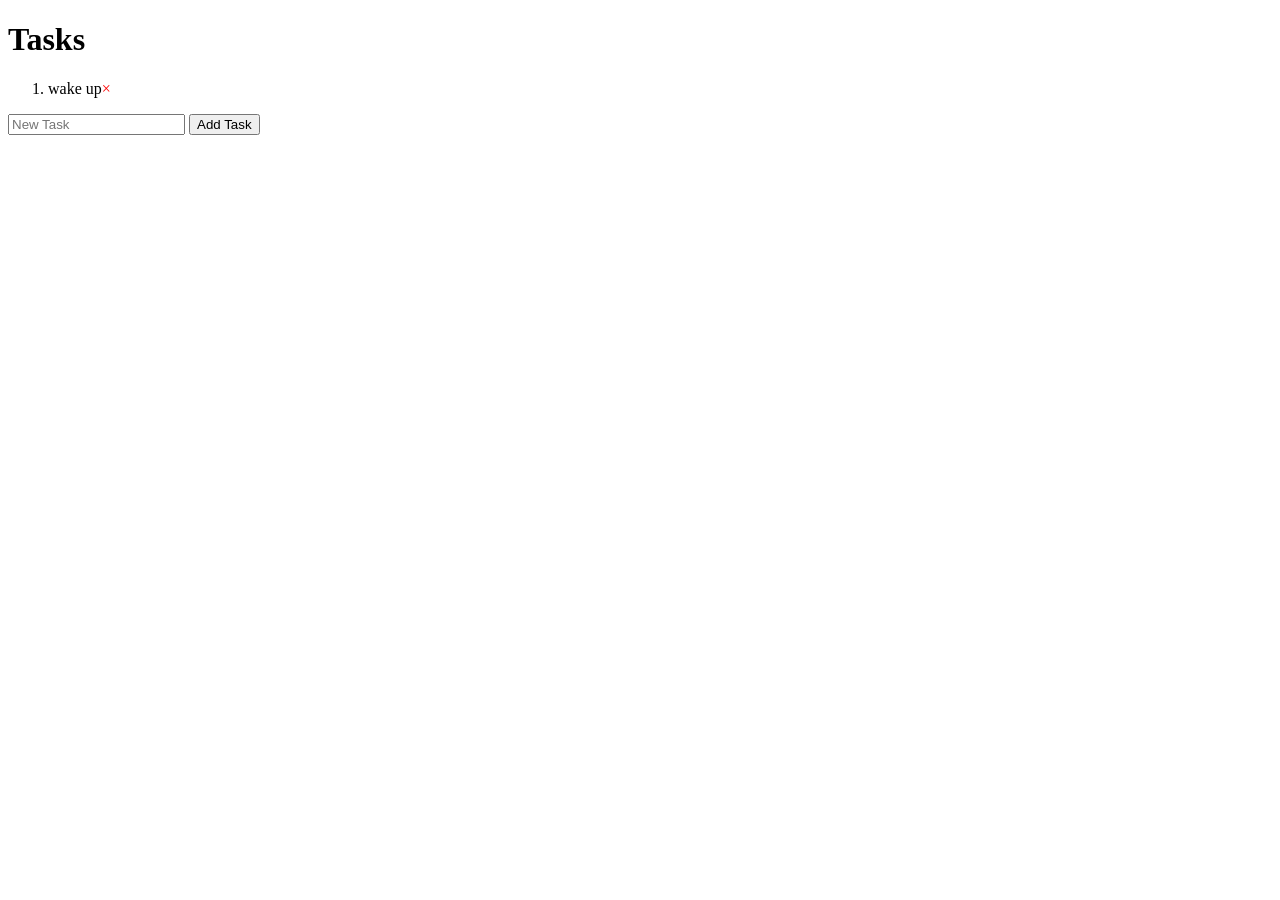
<file: 7-day/task.html>
<!DOCTYPE html>
<html lang="en">
<head>
    <meta charset="UTF-8">
    <meta name="viewport" content="width=device-width, initial-scale=1.0">
    <title>Tasks</title>
    <style> 

       .current-task {
            color: green;
            font-weight: bold;
        }

        .completada {
            color: rgb(200, 0, 0);
            text-decoration: line-through;
        }

        .close {
            cursor: pointer;
            color: red;
        }
    </style>
</head>
<body>
    <h1>Tasks</h1>
    <div id="myTask" class="header">
    <ol>
        <li>wake up</li>
    </ol>
    <input type="text" id="myInpunt" placeholder="New Task">
    <button onclick="newElemnt()" class="addBtn">Add Task</button>
    </div>

    <script>
       let myList = document.getElementsByTagName("LI");
       let i;
       for (i = 0; i < myList.length; i++) {
        let span = document.createElement("SPAN");
        let txt = document.createTextNode("\u00D7");
        span.className = "close";
        span.appendChild(txt);
        myList[i].appendChild(span);
       }


       let close = document.getElementsByClassName("close");
       let x;
         for (x = 0; x < close.length; x++) {
          close[x].onclick = function() {
                let div = this.parentElement;
                div.style.display = "none";
          }
         }

         let list = document.querySelector('ol');
         list.addEventListener('click', function(ev) {
            if (ev.target.tagName === 'LI') {
                ev.target.classList.toggle('checked');
            }
         }, false);


         function newElemnt() {
            let li = document.createElement("li");
            let inputValue = document.getElementById("myInpunt").value;
            let t = document.createTextNode(inputValue);
            li.appendChild(t);

            if (inputValue === '') {
                alert("ESCRIBE ALGO TONTO");
            } else {
                document.querySelector("ol").appendChild(li);
            }


            const currentTask = document.querySelector('.current-task');
            if (currentTask) {
                currentTask.classList.remove('current-task');
                currentTask.classList.add('completada');
            }
                
            
            
            li.classList.add('current-task');
            document.querySelector("ol").appendChild(li);
            document.getElementById("myInpunt").value = "";

            document.getElementById("myInpunt").value = "";

            let span = document.createElement("SPAN");
            let txt = document.createTextNode("\u00D7");
            span.className = "close";
            span.appendChild(txt);
            li.appendChild(span);

            for (i = 0; i < close.length; i++) {
                close[i].onclick = function() {
                    let div = this.parentElement;
                    div.style.display = "none";
                }
            }

         }
    </script>
</body>
</html>
</file>
<file: 3,8-day/style.css>
* {
    margin: 0;
    padding: 0;
    box-sizing: border-box;
}

body {
    font-family: 'Segoe UI', Tahoma, Geneva, Verdana, sans-serif;
    background: linear-gradient(135deg, #0a0a0a 0%, #1a1a1a 50%, #2a0a0a 100%);
    background-attachment: fixed;
    position: relative;
    overflow-x: hidden;
}


body::before {
    content: '';
    position: fixed;
    top: 0;
    left: 0;
    width: 100%;
    height: 100%;
    background-image: 
        radial-gradient(circle at 20% 50%, rgba(255, 0, 0, 0.1) 0%, transparent 50%),
        radial-gradient(circle at 80% 80%, rgba(0, 213, 255, 0.1) 0%, transparent 50%),
        radial-gradient(circle at 40% 20%, rgba(156, 39, 176, 0.1) 0%, transparent 50%);
    animation: particleMove 20s ease-in-out infinite;
    pointer-events: none;
    z-index: 0;
}


#contenedor-principal {
    position: relative;
    z-index: 1;
    background: rgba(26, 26, 26, 0.7);
    backdrop-filter: blur(10px);
    border-radius: 20px;
    box-shadow: 0 8px 32px rgba(255, 0, 0, 0.2),
                0 0 100px rgba(0, 213, 255, 0.1);
    animation: containerPulse 3s ease-in-out infinite;
}


#titulo-principal {
    position: relative;
    animation: titleGlow 2s ease-in-out infinite, float 3s ease-in-out infinite;
    background: linear-gradient(45deg, #f9f9f9, #ff0000, #00d5ff, #f9f9f9);
    background-size: 300% 300%;
    -webkit-background-clip: text;
    background-clip: text;
    -webkit-text-fill-color: transparent;
    animation: titleGlow 2s ease-in-out infinite, float 3s ease-in-out infinite, gradientShift 5s ease infinite;
}


#nombre-smith {
    display: inline-block;
    animation: shake 0.5s ease-in-out infinite;
}

hr {
    border: none;
    height: 4px;
    background: linear-gradient(90deg, transparent, #ff0000, #00d5ff, #ff0000, transparent);
    background-size: 200% 100%;
    animation: lineFlow 3s linear infinite;
    box-shadow: 0 0 20px rgba(255, 0, 0, 0.5);
}


h2, h3, h4, h5, h6 {
    position: relative;
    overflow: hidden;
}

h2::after, h3::after, h4::after, h5::after, h6::after {
    content: '';
    position: absolute;
    top: 0;
    left: -100%;
    width: 100%;
    height: 100%;
    background: linear-gradient(90deg, transparent, rgba(255, 255, 255, 0.3), transparent);
    animation: shine 3s infinite;
}

mark {
    animation: pulse 2s ease-in-out infinite;
}

span {
    transition: all 0.3s ease;
    display: inline-block;
}

span:hover {
    transform: scale(1.1) rotate(-2deg);
    filter: brightness(1.5) drop-shadow(0 0 10px currentColor);
}


pre {
    transition: all 0.3s ease;
    position: relative;
}

pre:hover {
    transform: scale(1.05);
    filter: brightness(1.2) contrast(1.1);
}

#doge-meme {
    animation: dogeFloat 4s ease-in-out infinite;
}


figure {
    transition: all 0.4s cubic-bezier(0.175, 0.885, 0.32, 1.275);
    position: relative;
}


figure:hover::before {
    opacity: 0.5;
}

figure:hover {
    transform: scale(1.05) translateZ(20px);
}

#figura-cod-bo2 {
    animation: codGlow 2s ease-in-out infinite;
}


#figura-dbd {
    animation: dbdGlow 2s ease-in-out infinite;
}



#figura-naruto {
    animation: narutoGlow 2s ease-in-out infinite;
}


#figura-kendrick {
    animation: kendrickGlow 2s ease-in-out infinite;
}


a {
    position: relative;
    transition: all 0.3s ease;
}

a:hover::before {
    width: 100%;
}

a:hover {
    transform: translateY(-2px);
    filter: brightness(1.5);
    text-shadow: 0 0 10px currentColor;
}


p {
    line-height: 1.8;
    transition: all 0.3s ease;
}

p:hover {
    transform: translateX(5px);
    text-shadow: 0 0 5px rgba(255, 255, 255, 0.3);
}

.footer-section {
    position: relative;
    overflow: hidden;
}


#cierre {
    animation: finalGlow 3s ease-in-out infinite;
}


b, strong {
    animation: boldPulse 2s ease-in-out infinite;
}


em, i {
    animation: italicWave 3s ease-in-out infinite;
}


html {
    scroll-behavior: smooth;
}


::selection {
    background: rgba(255, 0, 0, 0.3);
    color: #ffffff;
    text-shadow: 0 0 10px rgba(255, 0, 0, 0.8);
}


#contenedor-principal > div {
    animation: fadeIn 0.8s ease-out forwards;
}

#seccion-header { animation-delay: 0.1s; }
#seccion-2pac { animation-delay: 0.2s; }
#seccion-nostalgia { animation-delay: 0.3s; }
#seccion-memes { animation-delay: 0.4s; }
#seccion-juegos { animation-delay: 0.5s; }
#seccion-entretenimiento { animation-delay: 0.6s; }
#seccion-footer { animation-delay: 0.7s; }
</file>
<file: Dia 9/styles/style.css>
body {
    background-color: #1a1f26;
    font-family: Arial, Helvetica, sans-serif;
    margin: 0;
}

div .logo {
   width: 194.45px;
   height: 204.08px;
   top: -79px;
   left: -359px;
    margin: 100px 15px -47px 857px;
}

.titulo-devoloper {
    width: 844px;
    height: 85px;
    top: -1px;
    left: -109px;
    font-family: 'Recursive', sans-serif;
    font-style: italic;
    font-weight: 400;
    font-size: 71px;
    line-height: 100%;
    letter-spacing: 0%;
    color: #FF7575;

}


nav {
    width: 1,680px;
    padding: 20px 50px;
    display: flex;
    justify-content: space-between;
    align-items: center;
    box-sizing: border-box;
}

    
#writing-link {
    font-size: 30px;
    font-family: 'Recursive', sans-serif;
    font-weight: 400;
    color: #ffffff;
    text-decoration: none;
}

.titulos {
    display: flex;
    gap: 40px;
}

nav a.nav-item {
    color: #d0d0d0;
    text-decoration: none;
    font-size: 24px;
    font-family: 'Poppins', sans-serif;
    transition: color 0.3s ease;
}

nav a.nav-item:hover {
    color: #ffffff;
}

.sub-nav{
    display: flex;
    align-items: center;
    gap: 20px;
    width: 100%;
    padding: 0 50px;
}

.nav-link {
    font-family: 'Recursive', sans-serif;
    color:  #888888;
    text-decoration: none;
    font-size: 21px;
    font-style: italic;
    white-space: nowrap;
    transition: color 0.3s ease;
}

.nav-link:hover {
    color: #FF7575;
}

.nav-right {
    display: flex;
    gap: 15px;
}


.nav-lenguajes{
    position: relative;
    flex-grow: 1;
    overflow: hidden;
    margin-left: 30px;
}


.nav-scrollable{
    display: flex;
    gap: 36px;
    overflow-x: auto;
    max-width: 100%;
    scrollbar-width: none;
}

.nav-scrollable::-webkit-scrollbar {
    display: none;
}


.nav-shadow{
    position: absolute;
    top: 0;
    right: 0;
    width: 50px;
    height: 100%;
    background: linear-gradient(to right, rgba(26, 31, 38, 0), #1a1f26);
    pointer-events: none;
}


.nav-icono-link{
    height: 24px;
    display: flex;
    align-items: center;
}


.logo-contenedor {
  text-align: center;
  margin: 50px 0px 50px 0px;
  display: flex;
  flex-direction: column;
  align-items: center;
  justify-content: center;
  position: relative;
}



.logo {
    height: auto;
    width: 150px;
    padding-left: 0px;
    margin-bottom: 40px;
    position: relative;
}


.titulo-devoloper{
    margin-top: 0px;
    margin-bottom: 15px;
    font-family: 'Recursive', sans-serif;
    font-size: 71px;
    font-style: italic;
    line-height: 1.2;
    color: #FF7575;
    font-weight: 400;
    width: 844px;
    letter-spacing: 0%;
}


.subtitulo{
    margin-top: 0px;
    margin-bottom: 0px;
    font-family: 'Poppins', sans-serif;
    font-style: normal;
    color: #c0c0c0;
    font-size: 29px;
    font-weight: 400;
    letter-spacing: 0%;
}


.linea-decorativa{
    width: 100%;
    height: 1px;
    margin: 30px 0 20px 0;
}

.linea-decorativa2{
    width: 100%;
    height: 1px;
    margin: 30px 0 20px 0;
}

.contenedor-articulos {
    display: grid;
    grid-template-columns: repeat(3, 1fr);
    justify-items: center;
    align-items: start;
    padding: 30px 50px 40px 50px;
    font-family: 'Poppins', sans-serif;
    gap: 24px;
    max-width: 1,244px;
    margin: 0 auto;
}


.card {
    background-color: #ffffff;
    border-radius: 10px; 
    box-shadow: 0 2px 8px rgba(0, 0, 0, 0.3);
    overflow: hidden;
    width: 100%;
    max-width: 403px;
    height: 439px;
    display: flex;
    flex-direction: column;
    transition: transform 0.2s ease-in-out;
    margin: 1px;
    border: 1px solid #000000;
}


.card-link {
    text-decoration: none;
}


.card:hover {
    transform: scale(1.03);
}

.card-imagen {
    width: 90%;
    height: 180px;
    margin: 10% auto;
    object-fit: cover;
    border-radius: 20px;
}


.card-content {
    display: flex;
    flex-direction: column;
    padding: 1px;
}


.card-content h3 {
    font-size: 20px;
    font-weight: 550;
    color: #000000;
    margin: 15px 15px 15px 5px;
    font-family: 'Poppins', sans-serif;
    line-height: 1.4;
}

.card-content p {
    font-size: 13px;
    color: #000000;
    line-height: 1.5;
    margin: 0px 0px 14px 5px;
    font-family: 'Poppins', sans-serif;
}


.card-meta {
    font-size: 15px;
    font-weight: 20;
    color: #000000;
    display: flex;
    gap: 6px;
    margin-top: auto;
    font-family: 'Poppins', sans-serif;
}

.footer-content {
    display: flex;
    justify-content: flex-start;
    align-items: center;
    gap: 15px;
    padding: 20px 50px;
    flex-wrap: wrap;
}

.footer-text {
    font-family: 'Recursive', sans-serif;
    color: #ffffff;
    font-size: 20px;
    font-weight: 100;

}

.footer-by {
    background-color: #0088ff;
    color: #ffffff;
    padding: 6px 12px;
    border-radius: 4px;
    text-decoration: none;
    font-family: 'Poppins', sans-serif;
    font-size: 12px;
    font-weight: 500;
    transition: background-color 0.3s ease;
}


.footer-follow {
    background-color: #0088ff;
    color: #ffffff;
    padding: 6px 12px;
    border-radius: 4px;
    text-decoration: none;
    font-family: 'Poppins', sans-serif;
    font-size: 12px;
    font-weight: 400;
    display: flex;  
    gap: 5px;
    transition: background-color 0.3s ease;
    margin-left: auto;
}


::-webkit-scrollbar {
    width: 12px;
    height: 12px;
}


::-webkit-scrollbar-track {
    background: transparent;
    border-radius: 12px;
}


::-webkit-scrollbar-thumb {
    background: linear-gradient(180deg, #ff7575, #ffb4b4, #707dc1);
    border-radius: 12px;
    border: 3px solid #000000;
    min-height: 199px;
}

.contenedor {
    max-width: 1100px;
    margin: 30px auto;
    padding: 0 20px;
    box-sizing: border-box;
    
}

.encabezado-form h1 {
    font-family: 'Recursive', sans-serif;
    font-size: 34px;
    margin: 100px 0 6px 0;
    color: #FF7575;
    font-weight: 400;
}

.encabezado-form p {
    margin: 0;
    color: #c0c0c0;
    font-family: 'Poppins', sans-serif;
}

.formulario-contenedor {
    background-color: #0f1318;
    border-radius: 12px;
    padding: 26px;
    max-width: 820px;
    box-shadow: 0 6px 20px rgba(0,0,0,0.6);
    border: 1px solid rgba(255,255,255,0.03);
    font-family: 'Poppins', sans-serif;
    color: #e6e6e6;
    display: block;
}

.form-group {
    display: flex;
    flex-direction: column;
    gap: 8px;
    margin-bottom: 16px;
}

.form-group label {
    font-size: 15px;
    color: #d0d0d0;
    font-weight: 500;
}

.form-group input[type="text"],
.form-group input[type="url"],
.form-group input[type="date"],
.form-group select,
.form-group textarea {
    background: #121419;
    color: #ffffff;
    border: 1px solid rgba(255,255,255,0.06);
    padding: 10px 12px;
    border-radius: 8px;
    font-size: 15px;
    outline: none;
    transition: border-color 0.15s ease, box-shadow 0.15s ease;
}

.form-group input:focus,
.form-group select:focus,
.form-group textarea:focus {
    border-color: #ff7272;
    box-shadow: 0 0 0 4px rgba(255,114,114,0.07);
}

.form-group small {
    color: #9a9a9a;
    align-self: flex-end;
    font-size: 13px;
}

.form-botones {
    display: flex;
    gap: 12px;
    margin-top: 8px;
    align-items: center;
    flex-wrap: wrap;
}

.btn-primary,
.btn-secondary,
.btn-cancel {
    display: inline-block;
    padding: 10px 16px;
    border-radius: 8px;
    text-decoration: none;
    font-family: 'Poppins', sans-serif;
    font-size: 15px;
    cursor: pointer;
    border: none;
}

.btn-primary {
    background: linear-gradient(90deg, #ff6b6b, #ff9b9b);
    color: #0b0b0b;
    font-weight: 600;
}

.btn-secondary {
    background: transparent;
    color: #e6e6e6;
    border: 1px solid rgba(255,255,255,0.06);
}

.btn-cancel {
    background: transparent;
    color: #c0c0c0;
    text-decoration: none;
    padding: 9px 14px;
}


::-webkit-scrollbar-thumb:hover {
    background: linear-gradient(180deg, #ff5a5a, #ff9e9e, #5a66b1);
    border: 3px solid #000000;

}


.menu{
    display: none;
    cursor: pointer;
}


@media (max-width: 768px) {
    .menu{
        display: block;
    }

    .nav-right{
        display: none;
        position: absolute;
        top: 60px;
        right: 0;
        background-color: #1a1f26;
        padding: 20px;
        box-shadow: -2px 2px 10px rgba(0, 0, 0, 0.3);
    }

    .nav-right.show{
        display: flex;
        flex-direction: column;
        align-items: flex-start;
        gap: 20px
    }

    .iconos span{
        display: block;
        height: 3px;
        width: 100%;
        background-color: white;
        border-radius: 3px;
        transition: all 0.4s cubic-bezier(0.68, -0.55, 0.265, 1.55);
    }

    .menu.active .iconos span:nth-child(1){
        transform: rotate(45deg) translate(6px, 6px);
    }

    .menu.active .iconos span:nth-child(2){
        transform: scaleX(0);
    }


    .menu.active .iconos span:nth-child(3){
        transform: rotate(-45deg) translate(6px, -6px);
    }

    nav {
        padding: 10px 10px 10px 20px;
    }

    .sub-nav {
        padding: 0 20px;
    }

    .titulo-devoloper{
        font-size: 36px;
        line-height: 48px;
    }

    .subtitulo{
        font-size: 16px;
    }


    .contenedor-articulos{
        grid-template-columns: 1fr;
        justify-content: center;
        padding: 20px;
    }


    .card{
        width: 100%;
        max-width: 400px;
        height: auto;
        margin: 10px;
    }


    .card-content h3{
        font-size: 16px;
    }

    .card-content p{
        font-size: 13px;
    }


    .nav-scrollable{
        gap: 15px;
        max-height: 100%;
    }

    .logo{
        padding-left: 0px;
    }

    .nav-lenguajes{
        margin-left: 0px;
    }
}


@media(max-width: 480px){
   .titulo-devoloper{
        font-size: 28px;
        line-height: 38px;
   }

   .subtitulo{
        font-size: 14px;
   }

   .card{
        max-width: 320px;
        margin: 8px;
   }

   .card-content h3{
        font-size: 15px;
   }

   .card-content p{
        font-size: 12px;
   }

   .card-meta{
        font-size: 10px;
   }
}
</file>
